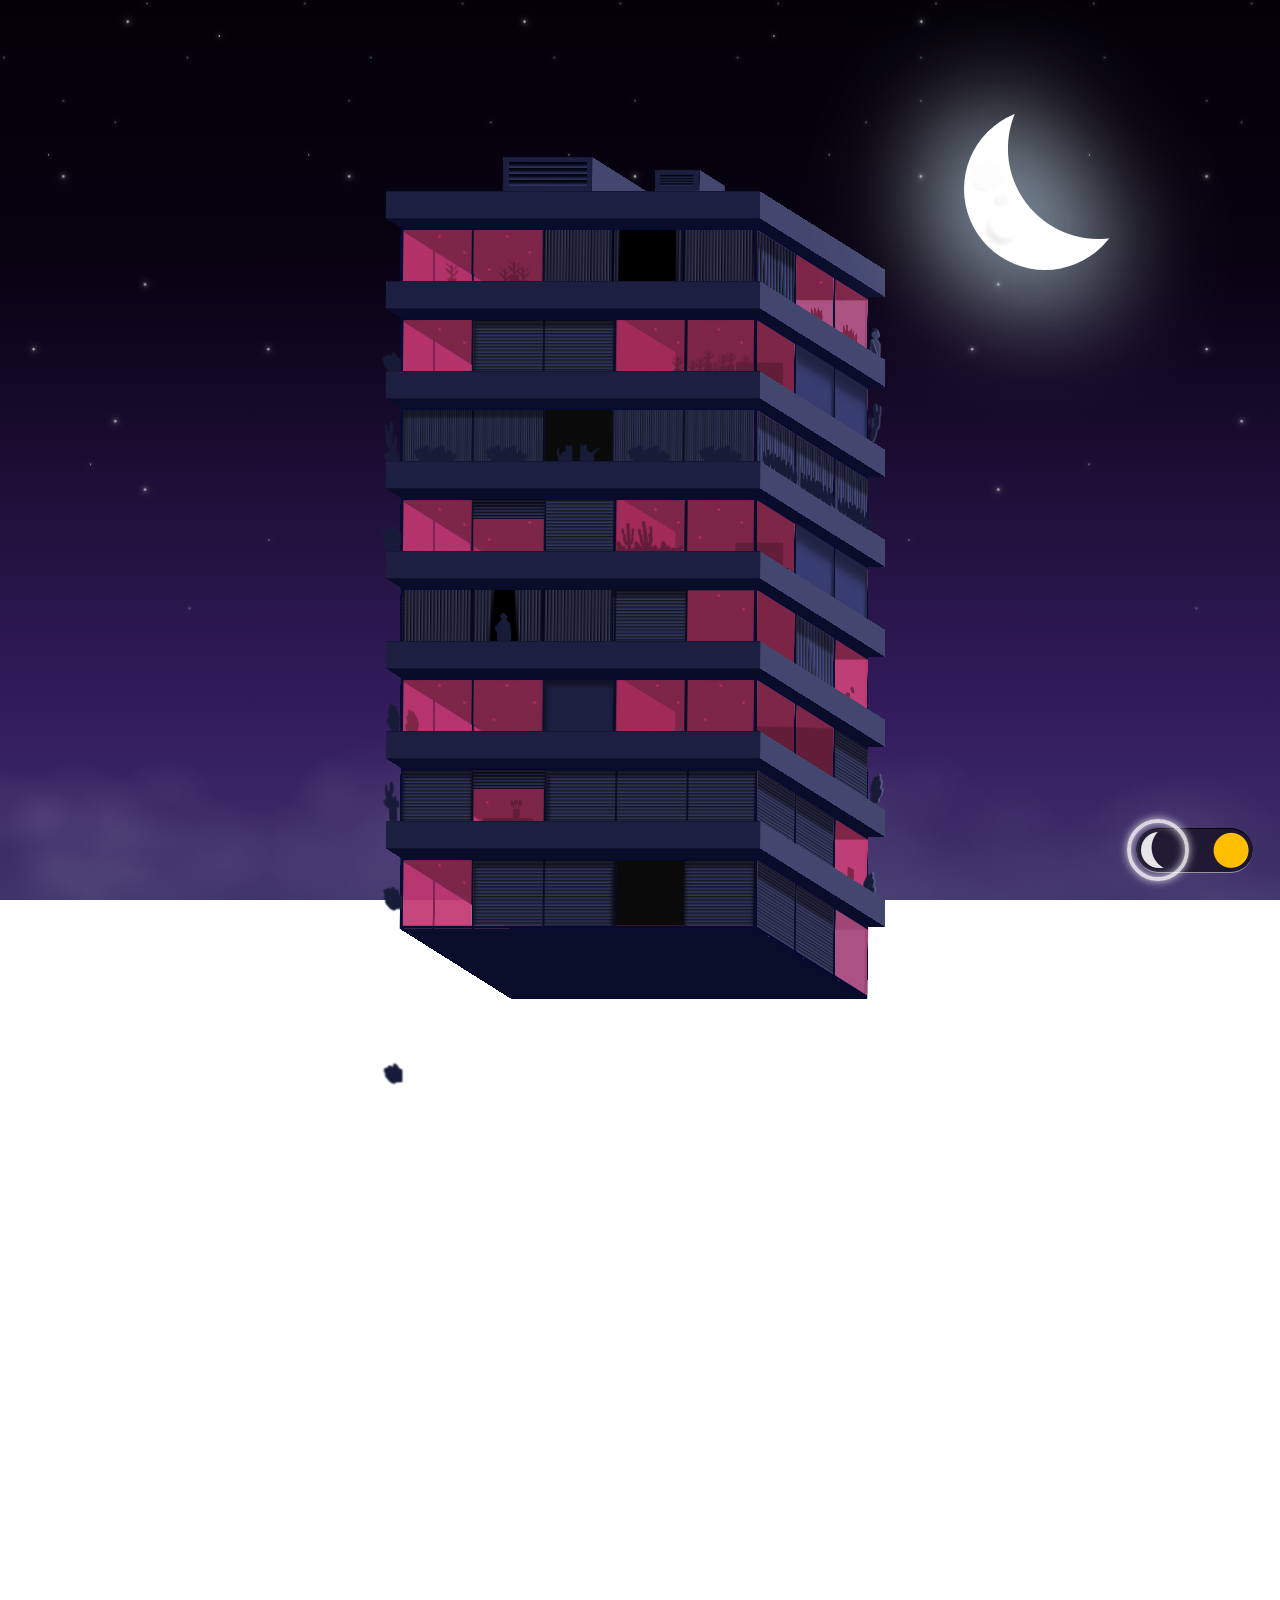
<file: index.html>
<!doctype html>
<html lang="en">
<head>
    <meta charset="UTF-8">
    <meta name="viewport"
          content="width=device-width, user-scalable=no, initial-scale=1.0, maximum-scale=1.0, minimum-scale=1.0">
    <meta http-equiv="X-UA-Compatible" content="ie=edge">
    <title>Document</title>
    <link rel="stylesheet" href="ind.css">
</head>
<body>

<input type="checkbox" id="day-night"><label for="day-night"></label>

<div class="content">

    <div class="moon-sun"></div>

    <div class="cuboid floor one">
        <div class="side"></div>
        <div class="side"></div>
        <div class="side"></div>
        <div class="side"></div>
        <div class="side"></div>
        <div class="side"></div>
    </div>
    <div class="cuboid roof one">
        <div class="side"><i class="cactus"></i></div>
        <div class="side"></div>
        <div class="side"></div>
        <div class="side"></div>
        <div class="side"></div>
        <div class="side"></div>
    </div>
    <div class="cuboid floor two">
        <div class="side"><span><i class="flowers"></i></span></div>
        <div class="side"></div>
        <div class="side"><span></span></div>
        <div class="side"></div>
        <div class="side"></div>
        <div class="side"></div>
    </div>
    <div class="cuboid roof two">
        <div class="side"><i class="bush"></i></div>
        <div class="side"></div>
        <div class="side"><i class="bush"></i></div>
        <div class="side"></div>
        <div class="side"></div>
        <div class="side"></div>
    </div>
    <div class="cuboid floor three">
        <div class="side"></div>
        <div class="side"></div>
        <div class="side"><span></span></div>
        <div class="side"></div>
        <div class="side"></div>
        <div class="side"></div>
    </div>
    <div class="cuboid roof three">
        <div class="side"></div>
        <div class="side"></div>
        <div class="side"></div>
        <div class="side"></div>
        <div class="side"></div>
        <div class="side"></div>
    </div>
    <div class="cuboid floor four">
        <div class="side"><i class="man"></i></div>
        <div class="side"></div>
        <div class="side"><span></span></div>
        <div class="side"></div>
        <div class="side"></div>
        <div class="side"></div>
    </div>
    <div class="cuboid roof four">
        <div class="side"><i class="bush"></i></div>
        <div class="side"></div>
        <div class="side"></div>
        <div class="side"></div>
        <div class="side"></div>
        <div class="side"></div>
    </div>
    <div class="cuboid floor five">
        <div class="side"><i class="cactus2"></i><i class="cactus2"></i><span></span></div>
        <div class="side"></div>
        <div class="side"><span></span></div>
        <div class="side"></div>
        <div class="side"></div>
        <div class="side"></div>
    </div>
    <div class="cuboid roof five">
        <div class="side"><i class="cactus"></i></div>
        <div class="side"></div>
        <div class="side"></div>
        <div class="side"></div>
        <div class="side"></div>
        <div class="side"></div>
    </div>
    <div class="cuboid floor six">
        <div class="side"><span><i class="cat"></i><i class="cat"></i></span></div>
        <div class="side"></div>
        <div class="side"></div>
        <div class="side"></div>
        <div class="side"></div>
        <div class="side"></div>
    </div>
    <div class="cuboid roof six">
        <div class="side"><i class="bush"></i></div>
        <div class="side"></div>
        <div class="side"><i class="cactus"></i></div>
        <div class="side"></div>
        <div class="side"></div>
        <div class="side"></div>
    </div>
    <div class="cuboid floor seven">
        <div class="side"><i class="plant"></i></div>
        <div class="side"></div>
        <div class="side"><span></span></div>
        <div class="side"></div>
        <div class="side"></div>
        <div class="side"></div>
    </div>
    <div class="cuboid roof seven">
        <div class="side"></div>
        <div class="side"></div>
        <div class="side"></div>
        <div class="side"></div>
        <div class="side"></div>
        <div class="side"></div>
    </div>
    <div class="cuboid floor eight">
        <div class="side"><i class="plant"></i><i class="man"></i></div>
        <div class="side"></div>
        <div class="side"><span></span></div>
        <div class="side"></div>
        <div class="side"></div>
        <div class="side"></div>
    </div>
    <div class="cuboid roof eight">
        <div class="side"></div>
        <div class="side"></div>
        <div class="side"></div>
        <div class="side"></div>
        <div class="side"></div>
        <div class="side"></div>
    </div>
    <div class="cuboid air-cooler">
        <div class="side"></div>
        <div class="side"></div>
        <div class="side"></div>
        <div class="side"></div>
        <div class="side"></div>
        <div class="side"></div>
    </div>
    <div class="cuboid air-cooler">
        <div class="side"></div>
        <div class="side"></div>
        <div class="side"></div>
        <div class="side"></div>
        <div class="side"></div>
        <div class="side"></div>
    </div>
    <div class="lights"></div>
    <div class="clouds"></div>

</div>
</body>
</html>
</file>
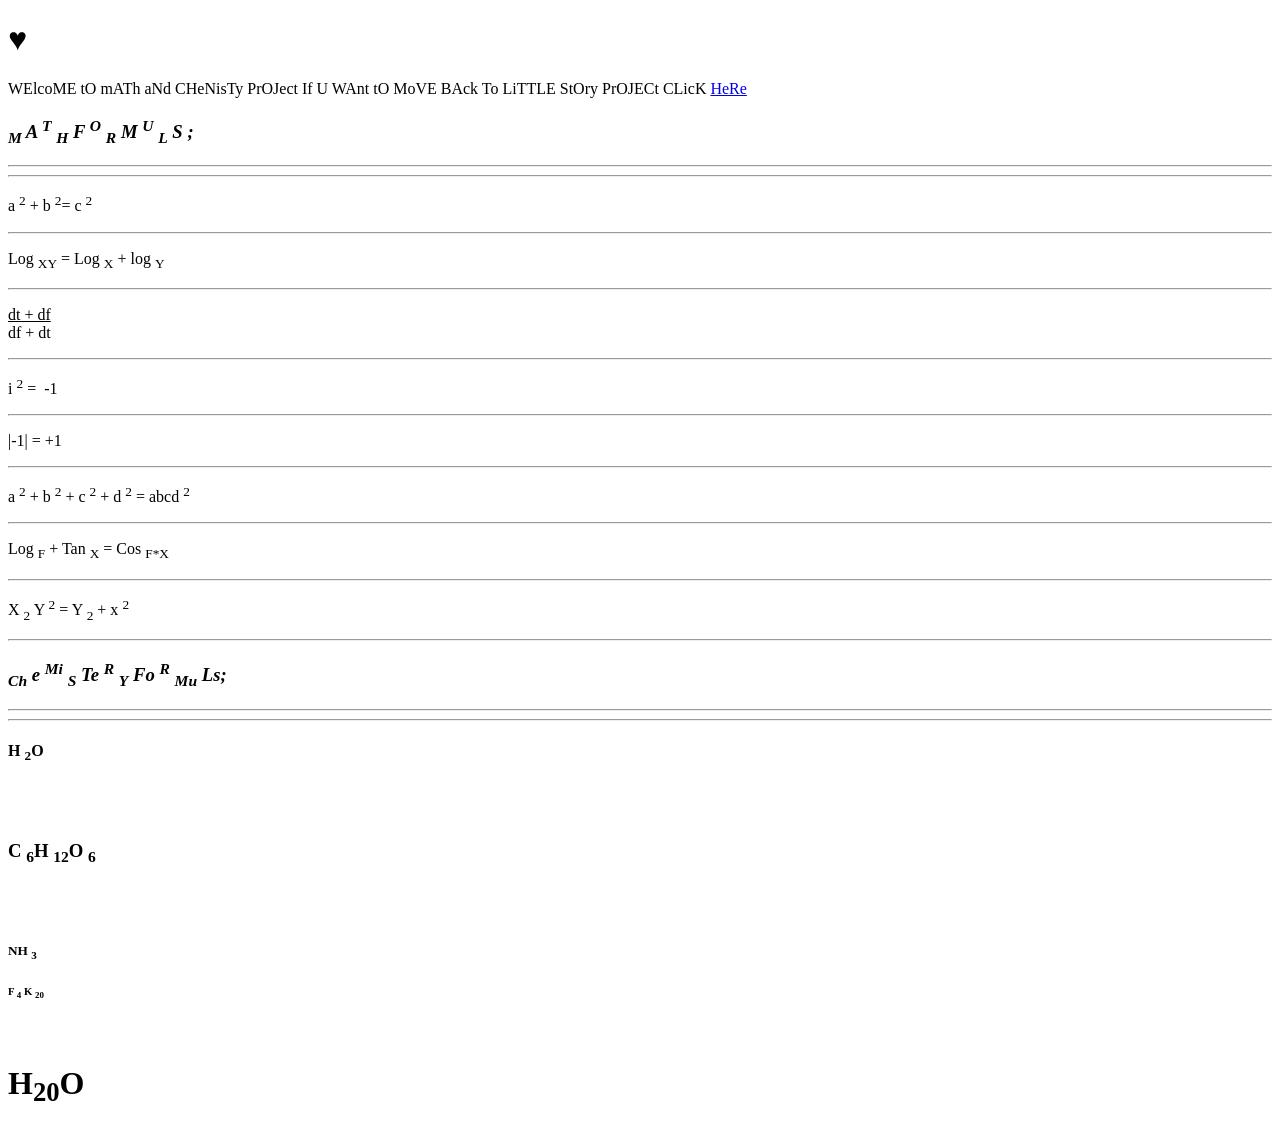
<file: Tamin 1 Math & Chemistry.html>
<!DOCTYPE html>
<html lang="en">
<head>
    <meta charset="UTF-8">
    <title>Math & Chemisty</title>
</head>
<body>
<div><H1>&heartsuit;</H1></div>
<div><p>WElcoME tO mATh aNd CHeNisTy PrOJect If U WAnt tO MoVE BAck To LiTTLE StOry PrOJECt CLicK <a
        href="little story.html">HeRe </a></p></div>
<p>
<h3><b><i> <sub>M</sub> A <sup>T</sup> <sub>H</sub> F <sup>O</sup> <sub>R</sub> M <sup>U</sup> <Sub>L</Sub> S ; </i></b>
</h3></p>
<hr>
<hr>
<p>a <sup>2</sup>&nbsp;+&nbsp;b <sup>2</sup>=&nbsp;c <sup>2</sup></p>
<hr>
<p>Log <sub>XY</sub> = Log <sub>X</sub> + log <sub>Y</sub></p>
<hr>
<p><u>dt + df </u> <br> df + dt</p>
<hr>
<p>i <sup>2</sup>&nbsp;= &nbsp;-1</p>
<hr>
<p>|-1|&nbsp;=&nbsp;+1</p>
<hr>
<p>a <sup>2</sup> + b <sup>2</sup> + c <sup>2</sup> + d <sup>2</sup> = abcd <sup>2 </sup></p>
<hr>
<p>Log <sub>F</sub>&nbsp;+ Tan <sub>X</sub>&nbsp;= Cos <sub>F*X</sub></p>
<hr>
<p>X <sub>2</sub> Y <sup>2</sup>&nbsp;= Y <sub>2</sub> + x <sup>2</sup></p>
<hr>
<p>
<h3><b><i> <sub>Ch</sub> e <sup>Mi</sup> <sub>S</sub> Te <sup>R</sup> <sub>Y</sub> Fo <sup>R</sup> <Sub>Mu</Sub> Ls;
</i></b></h3></p>
<hr>
<hr>
<h4>H <sub>2</sub>O </h4>
<br><br>
<h3>C <sub>6</sub>H <sub>12</sub>O <sub>6</sub></h3>
<br><br>
<h5>NH <sub>3</sub></h5>
<h6>F <sub>4</sub> K <sub>20</sub></h6>
<br>
<p>
<h1>H<sub>20</sub>O</h1></p>

</body>
</html>
</file>
<file: ind.css>
/*** Pending to add some details on windows ***/

@property --glass {
    syntax: '<angle>';
    inherits: false;
    initial-value: 337deg;
}

* {
    transform-style: preserve-3d;
    box-sizing: border-box;
}

body {
    margin: 0;
    padding: 0;
    width: 100vw;
    height: 100vh;
    overflow: hidden;
    display: flex;
    align-items: flex-end;
    justify-content: center;
    --cbz: cubic-bezier(0.68, -0.55, 0.27, 1.55);
}

.content {
    --frame: #070b32;
    --bush: #181b38;
    --dot1: radial-gradient(circle at 50% 50%, var(--bush) 0 0.25vmin, #fff0 calc(0.25vmin + 1px) 100%);
    --dot2: radial-gradient(circle at 50% 50%, var(--bush) 0 0.5vmin, #fff0 calc(0.5vmin + 1px) 100%);
    --dot3: radial-gradient(circle at 50% 50%, var(--bush) 0 1.15vmin, #fff0 calc(1.15vmin + 1px) 100%);
    --glass: 337deg;
    --luz1: hsl(var(--glass) 60% 50% / 60%);
    --luz2: hsl(var(--glass) 54% 32%);
    --luz3: hsl(var(--glass) 54% 25%);
    transition: --glass 3s;
    width: 80vmin;
    height: 100vh;
    display: flex;
    align-items: flex-end;
    justify-content: center;
    animation: start-glass 3s var(--cbz) 0s 1;
}

@keyframes start-glass {
    0% { --glass: 200deg; }
    100% { --glass: 337deg; }
}

.content:before {
    content: "";
    position: absolute;
    width: 100vw;
    height: 100%;
    background: linear-gradient(180deg, #000, #080212, #341c5e, #50587e, #0079d9, #39a7ff,  #70c6ed 100%);
    background-repeat: no-repeat;
    background-size:  100% 300%;
    background-position: 0% 10%;
    transform: translateZ(-100vmin);
    transition: all 3s var(--cbz) 0s;
    animation: start-bg 3s var(--cbz) 0s 1;
}

.content:after {
    content: "";
    position: absolute;
    width: 100vw;
    height: 200%;
    --s1: radial-gradient(0.1vmin 0.1vmin at 50% 50%, #ffffff, #fff0);
    --s2: radial-gradient(0.2vmin 0.2vmin at 50% 50%, #ffffff, #fff0);
    background-image: var(--s1),var(--s1), var(--s1),var(--s2), var(--s2),var(--s1), var(--s2),var(--s1), var(--s2),var(--s1), var(--s2),var(--s1), var(--s2),var(--s1), var(--s1),var(--s2), var(--s2),var(--s1), var(--s1),var(--s2), var(--s1),var(--s1);
    background-repeat: repeat-x;
    background-size: 26% 25%, 43.33% 33.33%, 50% 80%, 20% 20%, 33.33% 75.33%, 26% 73%, 39.33% 22%, 33.33% 26%, 31% 32%, 14.33% 35.33%, 18.33% 62.33%, 39.33% 86.33%, 29.33% 69%, 12.33% 30.33%, 29.33% 41.33%, 22.33% 46.33%, 35.33% 27.33%, 22.33% 39.33%, 20.33% 44.33%, 33.33% 56.33%;
    filter: drop-shadow(0px 0px 2px #fff) drop-shadow(0px 0px 5px #fff);
    background-position: -8% -10%;
    transform: translateZ(-100vmin);
    transition: all 3s var(--cbz) 0s;
    top: -16vmin;
    animation: start-stars 3s var(--cbz) 0s 1;
}


input#day-night:checked ~ .content:before {
    background-position: 0% 90%;
    transition: all 3s var(--cbz) 0s;
}

input#day-night:checked ~ .content:after {
    top: -100%;
    transition: all 3s var(--cbz) 0s;
}

@keyframes start-stars {
    0% { top: -100%; }
    100% { top: 0%; }
}

@keyframes start-bg {
    0% { background-position: 0% 90%; }
    100% { background-position: 0% 10%; }
}


.moon-sun {
    position: absolute;
    width: 18vmin;
    height: 18vmin;
    bottom: 70vmin;
    margin-left: 90vmin;
    border-radius: 100%;
    background-repeat: no-repeat;
    animation: change-sm 3s var(--cbz) 0s 1;
    animation-fill-mode: forwards;
    background: radial-gradient(circle at 45% 55%, #fff -13%, yellow 35%, orange 90%, #fff0 90%);
    box-shadow: 0 0 6em 3em #ff9800, 0 0 8em 0 #ff9800 inset, 0 0 20px 5px #fdfdfd;
    --moon:
            radial-gradient( circle at 26% 71%, #ffffff 8%, #fff0 12% ),
            radial-gradient( circle at 23% 75%, #ccc 0% 1%, #fff0 10% ),
            radial-gradient( circle at 14% 42%, #fdfdfd 7%, #fff0 11% ),
            radial-gradient( circle at 12% 45%, #ccc 0%, #fff0 7% ),
            radial-gradient( circle at 23% 57%, #f9f9f9 2%, #fff0 6% ),
            radial-gradient( circle at 22% 58%, #ccc -2%, #fff0 4% ),
            radial-gradient(circle at 83% 25%, #fff0 10vmin, #fff calc(10vmin + 1px));
    filter: drop-shadow(0px 1px 6vmin #6493a9) drop-shadow(0px 1px 6vmin #fdfdfd);
}

input#day-night:checked ~ .content .moon-sun {
    animation: change-ms 3s var(--cbz) 0s 1 reverse;
    animation-fill-mode: forwards;
}


@keyframes change-sm {
    0% { bottom: 70vmin; }
    45%, 55% { bottom: -35vmin; }
    49% { background: #ffeb3b; filter: drop-shadow(0px 1px 6vmin #ff9800) drop-shadow(0px 1px 6vmin #fdfdfd); }
    50% {  background: var(--moon); }
    100% { bottom: 70vmin;  background: var(--moon);filter: drop-shadow(0px 1px 6vmin #6493a9) drop-shadow(0px 1px 6vmin #fdfdfd); box-shadow: none; }
}

@keyframes change-ms {
    0% { bottom: 70vmin; }
    45%, 55% { bottom: -35vmin; }
    49% { background: #ffeb3b; filter: drop-shadow(0px 1px 6vmin #ff9800) drop-shadow(0px 1px 6vmin #fdfdfd); }
    50% {  background: var(--moon); }
    100% { bottom: 70vmin;  background: var(--moon);filter: drop-shadow(0px 1px 6vmin #6493a9) drop-shadow(0px 1px 6vmin #fdfdfd); box-shadow: none; }
}




/*** CUBOID ***/

.cuboid {
    --width: 20;
    --depth: 20;
    --height: 20;
    --hue: 235;
    --sat: 25%;
    height: calc(var(--height) * 1vmin);
    width: calc(var(--width) * 1vmin);
    position: absolute;
    transform: rotateY(-8deg) rotateX(5deg) translateZ(-24vmin);
}

.cuboid .side {
    position: absolute;
    top: 50%;
    left: 50%;
    height: 100%;
    width: 100%;
    border-radius: 1px;
}


.cuboid .side:nth-of-type(1) {
    --sat: 40%;
    transform: translate3d(-50%, -50%, calc(var(--depth) * 0.5vmin));
    background: hsl(var(--hue), var(--sat), 18%);
}
.cuboid .side:nth-of-type(2) {
    transform: translate3d(-50%, -50%, calc(var(--depth) * -0.5vmin))
    rotateY(180deg);
    background: hsl(var(--hue), var(--sat), 35%);
}
.cuboid .side:nth-of-type(3) {
    width: calc(var(--depth) * 1vmin);
    transform: translate(-50%, -50%) rotateY(90deg)
    translate3d(0, 0, calc(var(--width) * 0.5vmin));
    background: hsl(var(--hue), var(--sat), 35%);
}
.cuboid .side:nth-of-type(4) {
    width: calc(var(--depth) * 1vmin);
    transform: translate(-50%, -50%) rotateY(-90deg)
    translate3d(0, 0, calc(var(--width) * 0.5vmin));
    background: hsl(var(--hue), var(--sat), 40%);
}
.cuboid .side:nth-of-type(5) {
    --sat: 60%;
    height: calc(var(--depth) * 1vmin);
    transform: translate(-50%, -50%) rotateX(90deg)
    translate3d(0, 0, calc(var(--height) * 0.5vmin));
    background: hsl(var(--hue), var(--sat), 10%);
}
.cuboid .side:nth-of-type(6) {
    --sat: 60%;
    height: calc(var(--depth) * 1vmin);
    transform: translate(-50%, -50%) rotateX(-90deg)
    translate3d(0, 0, calc(var(--height) * 0.5vmin));
    background: hsl(var(--hue), var(--sat), 10%);
}




/*** FLOOR ***/

.floor {
    --width: 40;
    --depth: 89;
    --height: 8;
    bottom: -5vmin;
    left: 16vmin;
    --lines-front: repeating-linear-gradient(90deg, var(--luz1) 0% calc(100% - 0.275vmin), var(--frame) calc(100% - 0.275vmin) 100%);
    --lines-side: repeating-linear-gradient(90deg, var(--luz1) 0% calc(100% - 1.5vmin), var(--frame) calc(100% - 1.5vmin) 100%);
}

.floor .side { border: 3px solid var(--frame); }

.floor.two { bottom: 5vmin; }
.floor.three { bottom: 15vmin; }
.floor.four { bottom: 25vmin; }
.floor.five { bottom: 35vmin; }
.floor.six { bottom: 45vmin; }
.floor.seven { bottom: 55vmin; }
.floor.eight { bottom: 65vmin; }

.floor .side:nth-of-type(1) {
    background:
            conic-gradient(from 116deg at 0 0, var(--luz2) 0 25%, #fff0 0 100%),
            linear-gradient(31deg, #fff0 60%, var(--luz2) 61%),
            linear-gradient(31deg, #fff0 20%, var(--luz2) 21%),
            linear-gradient(31deg, var(--luz1) 65%, var(--luz2) 21%),
            linear-gradient(90deg, var(--luz1) 19.5%, #fff0 19.5% 20%, var(--luz1) 20.5% 39.5%, #fff0 40% 61%, var(--luz3) 61% 80.25%, #fff0 80% 81%, var(--luz2) 81% 100%);
    background-size: 2.5% 51%, 19.5% 100%, 19.5% 100%, 19.5% 100%, 100% 100%;
    background-repeat: no-repeat;
    background-position: 79.75% 100%, 0 0, 25% 0, 75.4% 0, 0 0;
}

.floor .side:nth-of-type(3) {
    background: var(--lines-side), hsl(var(--hue) var(--sat) 75% / 0.5);
    background-size: 35.45% 100%;
}

.floor .side:nth-of-type(4) {
    background: var(--lines-side), hsl(var(--hue) var(--sat) 40% / 0.5);
    background-size: 35.45% 100%;
}




/*** ROOF ***/

.roof {
    --height: 3;
    --width: 42;
    --depth: 100;
    bottom: 3vmin;
    left: 16vmin;
    transform: rotateY(-8deg) rotateX(5deg)  translateZ(-18vmin);
}

.roof.two { bottom: 13vmin; }
.roof.three { bottom: 23vmin; }
.roof.four { bottom: 33vmin; }
.roof.five { bottom: 43vmin; }
.roof.six { bottom: 53vmin; }
.roof.seven { bottom: 63vmin; }
.roof.eight { bottom: 73vmin; }




/*** AIR COOLER ***/

.air-cooler {
    --height: 3.9;
    --width: 10;
    --depth: 52;
    bottom: 78.5vmin;
    left: 25vmin;
}

.air-cooler + .air-cooler {
    --height: 2.4;
    --width: 5;
    --depth: 20;
    bottom: 78.5vmin;
    left: 42vmin;
    transform: rotateY(-8deg) rotateX(5deg) translateZ(-7vmin);
}

.air-cooler .side:nth-of-type(1) {
    border: 1px solid #0002;
}

.air-cooler .side:nth-of-type(1):before {
    content: "";
    width: calc(100% - 1vmin);
    height: calc(100% - 1vmin);
    position: absolute;
    background: repeating-linear-gradient(180deg, #000, #0a0d29 , #434770cc);
    margin: 0.5vmin;
    background-size: 100% 25%;
}




/*** WINDOWS ***/

span {
    background: linear-gradient(32deg, #fff0 17%, var(--luz2) 19%), var(--luz1);
    position: absolute;
    width: 20%;
    height: 100%;
    left: 20%;
}


/* F 2 */
.floor.two .side span:before ,
.floor.five .side span:before {
    content: "";
    position: absolute;
    width: calc(100% + 2px);
    height: 30%;
    top: -1px;
    left: -1px;
    background: repeating-linear-gradient(180deg, black, #383e70);
    background-size: 100% 0.35vmin;
    box-shadow: 0.01vmin 0.75vmin 0.15vmin 0.125vmin #0005 inset;
}




/*** BLINDS ***/

.floor .side:nth-of-type(1):before, .floor .side:nth-of-type(1):after,
.floor .side:nth-of-type(3):before, .floor .side:nth-of-type(3):after {
    position: absolute;
    content: "";
    width: 40%;
    height: 100%;
    left: 20%;
    background: repeating-linear-gradient(180deg, #101010, transparent), repeating-linear-gradient(90deg, #383e70 0 calc(100% - 0.25vmin), var(--frame) calc(100% - 0.25vmin) 100%);
    background-size: 100% 0.365vmin, 8vmin 100%;
}

.floor .side:nth-of-type(1):after {
    width: 20%;
    left: 80.25%;

}


/* F 1 */
.floor.one .side:nth-of-type(1):before,
.floor.one .side:nth-of-type(1):after {
    box-shadow: 0vmin 0.65vmin 0.25vmin 0.25vmin #0006 inset;
}
.floor.one .side:nth-of-type(1):after {
    box-shadow: 0vmin 0.65vmin 0.25vmin 0.25vmin #0006 inset, -7.75vmin 0 0 0 #0a0a0a;
}



/* F 2 */
.floor.two .side:nth-of-type(1):before {
    width: 59.5%;
    left: 40.75%;
    box-shadow: 0.2vmin 0.5vmin 0.25vmin 0.25vmin #0006 inset;
}
.floor.two .side:nth-of-type(1):after {
    width: 20%;
    left: -1px;
    box-shadow: none;
    box-shadow: 0vmin 0.65vmin 0.25vmin 0.25vmin #0006 inset;
    background-color: #3d4176;
}



/* F 3 */
.floor.three .side:nth-of-type(1):after {
    background: #1c1f3e;
    left: 40.25%;
    width: 19.75%;
    box-shadow: 0.2vmin 0.525vmin 0.5vmin 0.125vmin #0006 inset;
}

.floor.three .side:nth-of-type(1):before {
    display: none;
}


/* F 4 */
.floor.four .side:nth-of-type(1):before,
.floor.eight .side:nth-of-type(1):before {
    position: absolute;
    content: "";
    width: 60%;
    height: 100%;
    left: 40%;
    --luz1: #434770;
    --lines-front: repeating-linear-gradient(90deg, var(--luz1) 0% calc(100% - 0.275vmin), var(--frame) calc(100% - 0.275vmin) 100%);
    background: repeating-linear-gradient(90deg, black, transparent), linear-gradient(91deg, #fff0 35%, #000 calc(36% + 1px) 52%, #fff0 52%), linear-gradient(-91deg, #fff0 36%, #000 calc(37% + 1px) 55%, #fff0 55%), var(--lines-front), repeating-linear-gradient(90deg, #364e69, #141f59);
    background-size: 0.35vmin 100%, 100% 100%, 100% 100%, 33.6% 100%, 4% 100%;
    z-index: 1;
}

.floor.four .side:nth-child(1):after {
    box-shadow: 0.05vmin 0.7vmin 0.25vmin 0.125vmin #0006 inset, 7.5vmin -7.3vmin 0 0 #0a0d29;
    left: -1px;
    width: 81%;
}

.floor.four .side:nth-of-type(1):before {
    background: repeating-linear-gradient(90deg, black, transparent), linear-gradient(94deg, #fff0 41%, #000 calc(42% + 1px) 52%, #fff0 52%), linear-gradient(-95deg, #fff0 45%, #000 calc(46% + 1px) 55%, #fff0 55%), var(--lines-front), repeating-linear-gradient(90deg, #364e69, #141f59);
    background-size: 0.375vmin 100%, 100% 100%, 100% 100%, 33.6% 100%, 4% 100%;
    left: 0;
}

.roof.four .side:nth-child(1):before {
    content: "";
    position: absolute;
    width: 25%;
    height: 3vmin;
    top: -3vmin;
    left: 25vmin;
    background: radial-gradient(circle at 13% 98%, var(--luz3) 0.5vmin, #fff0 calc(0.5vmin + 1px)), radial-gradient(circle at 11% 79%, var(--luz3) 0.25vmin, #fff0 calc(0.25vmin + 1px)), radial-gradient(circle at 16% 84%, var(--luz3) 0.125vmin, #fff0 calc(0.125vmin + 1px)), radial-gradient(circle at 21% 95%, var(--luz3) 0.25vmin, #fff0 calc(0.25vmin + 1px)), radial-gradient(circle at 25% 98%, var(--luz3) 0.25vmin, #fff0 calc(0.25vmin + 1px)), radial-gradient(circle at 28% 91%, var(--luz3) 0.175vmin, #fff0 calc(0.175vmin + 1px)), radial-gradient(circle at 30% 84%, var(--luz3) 0.175vmin, #fff0 calc(0.175vmin + 1px)), radial-gradient(circle at 10% 70%, var(--luz3) 0.175vmin, #fff0 calc(0.175vmin + 1px));
    background-repeat: no-repeat;
    filter: drop-shadow(2vmin 0vmin 0px var(--luz3)) drop-shadow(3vmin 0vmin 0px var(--luz3));
}


/* F 5 */
.floor.five .side:nth-of-type(1):before {
    width: 19.25%;
    left: 40.75%;
}

.floor.five .side:nth-child(1) span:after {
    content: "";
    position: absolute;
    width: 2vmin;
    height: 2vmin;
    top: 4.85vmin;
    left: 29.7vmin;
    background: var(--luz3);
    background-size: 100% 0.35vmin;
    box-shadow: -2px -20.1vmin 0 0 var(--luz3);
    color: #601d44;
    z-index: 3;
    transform: translateZ(1.8vmin);
}

.floor.five .side:nth-of-type(1):after {
    display: none;
}

.roof.five .side:nth-child(-n+4):before {
    content: "";
    position: absolute;
    width: 100%;
    height: 3vmin;
    top: -3vmin;
    background: var(--dot3), var(--dot2), var(--dot1), var(--dot1), var(--dot1), var(--dot1), var(--dot1), var(--dot1);
    background-position: -16.2vmin 1.825vmin, -16.7vmin 0.5vmin, -15.72vmin 0.65vmin, -17.57vmin 0.5vmin, -17.2vmin 0.25vmin, -16.5vmin 0.1vmin , -17.4vmin 0.95vmin, -15.175vmin 0.95vmin;
    background-repeat: no-repeat;
    filter: drop-shadow(16px 0px 0px var(--bush)) drop-shadow(24vmin 0px 0px var(--bush)) drop-shadow(8vmin 0px 0px var(--bush));
}


/* F 6 */
.floor.six .side:nth-of-type(1):before {
    left: -0.1vmin;
    box-shadow: 0.025vmin 0.7vmin 0.25vmin 0.125vmin #0006 inset;
    width: 40.25%;
    background: repeating-linear-gradient(90deg, #101010, transparent), repeating-linear-gradient(90deg, #383e70 0 calc(100% - 0.25vmin), var(--frame) calc(100% - 0.25vmin) 100%);
    background-size: 0.25vmin 100%, 8vmin 100%;
}

.floor.six .side:nth-of-type(1):after {
    left: 60%;
    width: 40%;
    background: repeating-linear-gradient(90deg, #101010, transparent), repeating-linear-gradient(90deg, #383e70 0 calc(100% - 0.25vmin), var(--frame) calc(100% - 0.25vmin) 100%);
    background-size: 0.25vmin 100%, 8vmin 100%;
}

.floor.six .side span {
    left: 40.5%;
    width: 19%;
    background: #0a0a0a;
}


/* F 7 */
.floor.seven .side:nth-of-type(1):after {
    display: none;
}

.floor.seven .side:nth-of-type(1):before {
    box-shadow: 0.15vmin 0.65vmin 0.25vmin 0.125vmin #0006 inset;
}


/* F 8 */
.floor.eight .side:nth-of-type(1):after {
    width: 60%;
    left: 40%;
    box-shadow: 0.025vmin 0.65vmin 0.5vmin 0.25vmin #0006 inset;
    background: repeating-linear-gradient(180deg, black, transparent);
    background-size: 100% 4%;
}






/***  RIGHT SIDE  ***/

.floor .side:nth-of-type(3):before,
.floor .side:nth-of-type(3):after{
    width: 33.95%;
    box-shadow: 0.025vmin 1.75vmin 0.4vmin 0.125vmin #0006 inset;
    background-size: 100% 0.365vmin, 33vmin 100%;
    filter: brightness(1.25);
}

/* F 1 */
.floor.one .side:nth-of-type(3):before,
.floor.two .side:nth-of-type(3):before {
    left: 0;
}
.floor.one .side:nth-of-type(3):after,
.floor.two .side:nth-of-type(3):after {
    left: 35.25%;
}


/* F 2 */
.floor.two .side:nth-of-type(3) span,
.floor.four .side:nth-of-type(3) span {
    left: 71%;
    width: 29%;
    background: linear-gradient(-5deg, #fff0 76%, var(--luz2) calc(76% + 1px)), var(--luz1);
}
.floor.two .side:nth-of-type(3) span:before {
    width: 5vmin;
    bottom: 0.8vmin;
    top: inherit;
    background: var(--luz2);
    box-shadow: none;
    left: 10vmin;
}


/* F 3 */
.floor.three .side:nth-of-type(3):before, .floor.three .side:nth-of-type(3):after {
    left: 70.75%;
    width: 29.25%;
}

.floor.three .side:nth-of-type(3) span {
    width: 69.5%;
    left: 0;
    background: #fff0;
}

.floor.three .side:nth-of-type(3) span:before,
.floor.three .side:nth-of-type(3) span:after {
    content: "";
    position: absolute;
    width: 48.5%;
    height: 100%;
    left: 0;
    background: linear-gradient(175.25deg, var(--luz2) 51.5%, var(--luz3) calc(51.5% + 1px)), var(--luz1);
}

.floor.three .side:nth-of-type(3) span:after {
    left: 51%;
    background: linear-gradient(175.25deg, var(--luz2) 25%, var(--luz3) calc(25% + 1px)), var(--luz1);
}



/* F 4 */
.floor.four .side:nth-of-type(3):before, .floor.four .side:nth-of-type(3):after {
    left: 35.25%;
    background: repeating-linear-gradient(90deg, #1d1e26, transparent), repeating-linear-gradient(90deg, #383e70 0 calc(100% - 0.25vmin), var(--frame) calc(100% - 0.25vmin) 100%);
    background-size: 2.5vmin 100%, 33vmin 100%;
}

.floor.four .side:nth-of-type(3):after {
    left: 0%;
    background: var(--luz3);
    box-shadow: none;
}

.floor.four .side:nth-of-type(3) span:before {
    content: "";
    position: absolute;
    width: 2vmin;
    bottom: -0.85vmin;
    border: 2.25vmin solid #fff0;
    border-left: 5.5vmin solid var(--luz2);
    border-top: 0.5vmin solid #fff0;
    left: 6.5vmin;
    height: 1vmin;
    border-radius: 100%;
    transform: rotate(-9deg);
    filter: drop-shadow(0px 2px 0px var(--luz2));
}

.floor.four .side:nth-of-type(3) span:after {
    content: "";
    position: absolute;
    width: 3.5vmin;
    bottom: 2.55vmin;
    background: var(--luz2);
    left: 12.02vmin;
    height: 0.65vmin;
    border-radius: 100%;
}



/* F 5 */
.floor.five .side:nth-of-type(3):before,
.floor.seven .side:nth-of-type(3):before {
    left: 35.25%;
    width: 34.25%;
    top: -1px;
    background: #2c315a;
    box-shadow: -1.975vmin 1.75vmin 1.5vmin 0.125vmin #0005 inset, 0.025vmin 1.75vmin 0.4vmin 0.125vmin #0002 inset;
}

.floor.five .side:nth-of-type(3):after,
.floor.seven .side:nth-of-type(3):after {
    left: 70.75%;
    width: 29.25%;
    top: -1px;
    background: #2c315a;
    box-shadow: -1.975vmin 1.75vmin 1.5vmin 0.125vmin #0005 inset, 0.025vmin 1.75vmin 0.4vmin 0.125vmin #0002 inset;
}

.roof.five .side:nth-child(3):before {
    filter: drop-shadow(3vmin 0px 0px var(--bush)) drop-shadow(6vmin 0px 0px var(--bush))  drop-shadow(10vmin 0px 0px var(--bush)) drop-shadow(-30vmin 0px 0px var(--bush))  drop-shadow(30vmin 1px 0px var(--bush)) drop-shadow(25px -2px 0px var(--bush)) drop-shadow(25px 0px 0px var(--bush));
}

.floor.five .side:nth-of-type(3) span,
.floor.seven .side:nth-of-type(3) span {
    left: 0%;
    width: 33.5%;
    background: conic-gradient(from 180deg at 70% 40%, var(--luz3) 0 23.65%,  var(--luz2) 0 100% );
}

.floor.five .side:nth-of-type(3) span:before {
    display: none;
    left: 0%;
    bottom: 2vmin;
    top: inherit;
    width: 66%;
    background: var(--luz3);
    box-shadow: none;
}



/* F 6 */
.floor.six .side:nth-of-type(3):before,
.floor.six .side:nth-of-type(3):after  {
    left: 0;
    background: repeating-linear-gradient(90deg, #1d1e26, transparent), repeating-linear-gradient(90deg, #383e70 0 calc(100% - 0.25vmin), var(--frame) calc(100% - 0.25vmin) 100%);
    background-size: 1.85vmin 100%, 33vmin 100%;
}

.floor.six .side:nth-of-type(3):after {
    left: 35.25%;
}



/* F 8 */
.floor.eight .side:nth-of-type(3):before {
    left: 0;
    background: repeating-linear-gradient(90deg, #101010, transparent), repeating-linear-gradient(90deg, #383e70 0 calc(100% - 0.25vmin), var(--frame) calc(100% - 0.25vmin) 100%);
    background-size: 2.55vmin 100%, 33vmin 100%;
}

.floor.eight .side:nth-of-type(3):after {
    left: 64vmin;
    bottom: -19.85vmin;
    width: 29.65%;
    background: repeating-linear-gradient(90deg, #1d1e26, transparent), repeating-linear-gradient(90deg, #383e70 0 calc(100% - 0.25vmin), var(--frame) calc(100% - 0.25vmin) 100%);
    background-size: 1.85vmin 100%, 33vmin 100%;
}

.floor.eight .side:nth-of-type(3) span {
    width: 66%;
    left: 36%;
    background: linear-gradient(32deg, #fff0 17%, var(--luz2) 19%), var(--luz1);
    background: #fff0;
    background: radial-gradient(ellipse at 30% 72%, var(--luz2) 2.5vmin, #fff0 3.5vmin), radial-gradient(circle at 30% 72%, var(--luz2) 1vmin, #fff0 1vmin), radial-gradient(circle at 34% 73%, var(--luz2) 1vmin, #fff0 1vmin), radial-gradient(circle at 32% 75%, var(--luz2) 1vmin, #fff0 1vmin), radial-gradient(circle at 25% 75%, var(--luz2) 1vmin, #fff0 1vmin), radial-gradient(circle at 21% 80%, var(--luz2) 1vmin, #fff0 1vmin), radial-gradient(ellipse at 73% 72%, var(--luz2) 3.5vmin, #fff0 4.5vmin), radial-gradient(circle at 69% 70%, var(--luz2) 1vmin, #fff0 1vmin), radial-gradient(circle at 75% 73%, var(--luz2) 1vmin, #fff0 1vmin), radial-gradient(circle at 65% 75%, var(--luz2) 1vmin, #fff0 1vmin), radial-gradient(circle at 82% 75%, var(--luz2) 1vmin, #fff0 1vmin), radial-gradient(circle at 78% 74%, var(--luz2) 1vmin, #fff0 1vmin);
    background-repeat: no-repeat;
}

.floor.eight .side:nth-of-type(3) span:before, .floor.eight .side:nth-of-type(3) span:after {
    content: "";
    position: absolute;
    width: 50.75%;
    height: 100%;
    left: -5px;
    background: linear-gradient(-5deg, #fff0 48.5%, var(--luz2) calc(48.5% + 1px));
}

.floor.eight .side:nth-of-type(3) span:after {
    content: "";
    position: absolute;
    width: 43%;
    height: 100%;
    left: 53%;
    background: linear-gradient(-5deg, #fff0 75%, var(--luz2) calc(75% + 1px));
}




/*** MAN ***/
i.man {
    background: radial-gradient(circle at 50% 0.4vmin, var(--bush) 0 0.35vmin, #fff0 calc(0.35vmin + 1px) 100%),radial-gradient(circle at 50% 0.35vmin, #0c0d1c 0 0.35vmin, #fff0 calc(0.35vmin + 1px) 100%), conic-gradient(from 137deg at 50% 0.51vmin, var(--bush) 0 25%, #fff0 0 100%);
    width: 1.5vmin;
    height: 3.5vmin;
    position: absolute;
    bottom: 1.25vmin;
    left: 10.5vmin;
    z-index: 1;
    transform: rotate(-1deg);
    border-radius: 1vmin 100% 0 0;
}

i.man:before {
    content: "";
    background: var(--bush);
    width: 1vmin;
    height: 1vmin;
    border-radius: 0.3vmin;
    position: absolute;
    bottom: 1.25vmin;
    left: -0.25vmin;
    transform: rotate(55deg);
}

i.man:after {
    content: "";
}

.eight .side i.man {
    left: 39.75vmin;
    bottom: 0vmin;
    --bush: #363a5c;
    transform: translateZ(-90vmin);
    filter: drop-shadow(1.2px 0px 0px #7d83bfcc);
    color: #7d83bfcc;
    background: radial-gradient(circle at 55% 0.9vmin, var(--bush) 0 0.35vmin, #fff0 calc(0.375vmin + 1px) 100%),radial-gradient(circle at 35% 0.8vmin, #0a0d29 0 0.5vmin, #fff0 calc(0.5vmin + 1px) 100%), conic-gradient(from 145deg at 50% 1.2vmin, var(--bush) 0 25%, #fff0 0 100%);
    height: 4.5vmin;
    width: 1.125vmin;
}

.eight .side i.man:before {
    transform: rotate(-19deg);
    border-right: 1px solid #ffffffab;
    left: 0.125vmin;
    width: 0.45vmin;
    height: 1.85vmin;
    background: var(--frame);
    opacity: 0.5;
    bottom: 1.125vmin;
}



/*** CAT ***/
i.cat {
    background: radial-gradient(circle at 50% 26%, var(--bush) 0 0.35vmin, #fff0 calc(0.35vmin + 1px) 100%), conic-gradient(from 125deg at 100% 0, var(--bush) 0 25%, #fff0 0 100%), conic-gradient(from 136deg at 0 0, var(--bush) 0 25%, #fff0 0 100%);
    width: 0.75vmin;
    height: 2.5vmin;
    position: absolute;
    bottom: 1.25vmin;
    left: 2.3vmin;
    transform: scale(0.85);
}

i.cat:before {
    content: "";
    background: var(--bush);
    width: 1.8vmin;
    height: 1.95vmin;
    border-radius: 100% 39% 0 0;
    position: absolute;
    bottom: -0.35vmin;
    left: -1vmin;
}

i.cat:after {
    content: "";
    background: #fff0;
    width: 1.65vmin;
    height: 1.75vmin;
    border-radius: 100%;
    border-left: 0.35vmin solid var(--bush);
    border-bottom: 0.35vmin solid #fff0;
    border-top: 0.15vmin solid #fff0;
    position: absolute;
    bottom: 0.15vmin;
    left: -1.25vmin;
    transform: rotate(-20deg);
}

i.cat + i.cat {
    transform: rotateY(180deg) scale(0.9);
    left: 4vmin;
}

i.cat + i.cat:after {
    transform: rotate(-27deg) rotateY(180deg);
    left: -2.6vmin;
    bottom: -0.2vmin;
}





/*** FLOWERS ***/
i.flowers {
    background: var(--luz3);
    width: 70%;
    height: 1vmin;
    position: absolute;
    bottom: 1vmin;
    left: 15%;
}

i.flowers:before {
    content: "";
    position: absolute;
    background: var(--luz3);
    width: 0.75vmin;
    height: 2vmin;
    bottom: 0;
    left: 60%;
}

i.flowers:after {
    content: "";
    position: absolute;
    background: conic-gradient(from -22deg at 50% 100%, var(--luz3) 0 2%, #fff0 0 5%, var(--luz3) 0 7%, #fff0 0 10%, var(--luz3) 0 12%, #fff0 0 100%),
    radial-gradient(circle at 50% 0.25vmin, var(--luz3) 0 0.25vmin, #fff0 0 100%),
    radial-gradient(circle at 25% 0.45vmin, var(--luz3) 0 0.25vmin, #fff0 0 100%),
    radial-gradient(circle at 80% 0.4vmin, var(--luz3) 0 0.25vmin, #fff0 0 100%);
    width: 1.5vmin;
    height: 1.5vmin;
    bottom: 1.5vmin;
    left: 52%;
}



/*** CACTUS ***/
i.cactus {
    background: var(--bush);
    width: 0.85vmin;
    height: 2vmin;
    position: absolute;
    bottom: 3vmin;
    left: 3px;
    border-radius: 100% 100% 10% 45%;
    transform: rotate(-2deg);
}

i.cactus:before {
    content: "";
    position: absolute;
    background: var(--bush);
    width: 0.75vmin;
    height: 2vmin;
    bottom: 1.4vmin;
    left: -0.35vmin;
    border-radius: 100%;
}

i.cactus:after {
    content: "";
    position: absolute;
    background: var(--bush);
    width: 0.5vmin;
    height: 1.5vmin;
    bottom: 3vmin;
    left: 0.075vmin;
    border-radius: 100%;
    box-shadow: -0.6vmin 0.2vmin 0 -0.075vmin var(--bush), 0.4vmin 1.5vmin 0 -0.075vmin var(--bush);
}

.roof.six .cactus {
    left: 90%;
    transform: rotateY(60deg) rotate(-1deg);
    border-radius: 0% 100%;
    filter: drop-shadow(-2px 1px 0px #434770cc);
}




/*** CACTUS 2 ***/
i.cactus2 {
    background: var(--luz3);
    width: 0.45vmin;
    height: 4vmin;
    position: absolute;
    bottom: 1vmin;
    left: 27vmin;
    border-radius: 100% 100% 0 0;
    transform: rotate(-7deg);
}

i.cactus2:before {
    content: "";
    position: absolute;
    background: #fff0;
    width: 0.75vmin;
    height: 1vmin;
    bottom: 1vmin;
    left: -0.5vmin;
    border-radius: 0 0 100% 100%;
    border: 0.5vmin solid var(--luz3);
    border-top-color: #fff0;
    border-left-width: 0.35vmin;
}

i.cactus2:after {
    content: "";
    position: absolute;
    background: var(--luz3);
    width: 0.4vmin;
    height: 0.75vmin;
    bottom: 3.2vmin;
    left: -0.05vmin;
    border-radius: 100%;
    box-shadow: -0.555vmin 0.75vmin 0 0 var(--luz3), 0.75vmin 0.65vmin 0 0 var(--luz3);
}

i.cactus2 + i.cactus2 {
    transform: scale(0.85) translate(-2.25vmin, -0.1vmin) rotate(-5deg) rotateY(180deg);
}



/*** BUSH ***/
i.bush {
    background: var(--bush);
    width: 0.95vmin;
    height: 2vmin;
    position: absolute;
    bottom: 3vmin;
    left: 3px;
    border-radius: 100% 100% 10% 45%;
    transform: rotate(-2deg);
}

i.bush:before {
    content: "";
    position: absolute;
    background: var(--bush);
    width: 0.5vmin;
    height: 1.25vmin;
    bottom: 0.4vmin;
    left: -0.3vmin;
    border-radius: 100%;
    transform: rotate(-24deg);
}

i.bush:after {
    content: "";
    position: absolute;
    background: var(--bush);
    width: 0.5vmin;
    height: 1.5vmin;
    bottom: 1.7vmin;
    left: -0.075vmin;
    border-radius: 100%;
    box-shadow: -0.36vmin 0.5vmin 0 -0.075vmin var(--bush), 0.4vmin 0.75vmin 0 -0.025vmin var(--bush), 0.3vmin 0.25vmin 0 -0.025vmin var(--bush);
    transform: rotate(-16deg);
}

.roof.two .side:nth-child(1) i.bush {
    filter: drop-shadow(19px 6px 0px var(--luz2));
    transform: translateZ(-1vmin);
}

.roof.two .side:nth-child(3) i.bush {
    left: 91%;
    bottom: 2.95vmin;
    transform: rotateY(128deg);
    border-radius: 100% 100% 10% 40%;
    filter: drop-shadow(0.85vmin 11vmin 0px var(--bush)) drop-shadow(-2px -1px 0px #5a5d85);
}

.roof.four .side:nth-child(1) i.bush {
    transform: rotateY(180deg) scale(0.85) scaleX(0.65) rotate(92deg);
    border-radius: 100% 100% 10% 40%;
    bottom: 2.35vmin;
    left: 4px;
    filter: drop-shadow(45.55vmin -7px 0px var(--bush)) drop-shadow(-11.75vmin 2px 0px var(--bush));
}

.roof.six .side:nth-child(1) i.bush {
    transform: rotateY(180deg) scaleY(1.5) scaleX(0.65) rotate(92deg);
    border-radius: 100% 100% 10% 40%;
    bottom: 2.75vmin;
    left: 5px;
    filter: drop-shadow(40vmin 0 0px var(--bush)) drop-shadow(12.95vmin -1px 0px var(--bush));
}




/*** PLANTS ***/
i.plant {
    position: absolute;
    background: linear-gradient(90deg, #fff0 38%, var(--luz2) 38% 61%, #fff0 61%), linear-gradient(180deg, #fff0 40%, var(--luz2) 45%);
    width: 1vmin;
    height: 3.5vmin;
    bottom: 0vmin;
    left: 5vmin;
    filter: drop-shadow(6vmin 0.5vmin 0px var(--luz3)) drop-shadow(8vmin 0.25vmin 0vmin var(--luz3)) drop-shadow(7vmin -0.25vmin 0vmin var(--luz3));
}

i.plant:before, i.plant:after {
    content: "";
    position: absolute;
    background: var(--luz2);
    width: 0.275vmin;
    height: 1vmin;
    transform: rotate(-45deg);
    border-radius: 100% 100% 0 0;
    box-shadow: 4px -4px 0 -0.05vmin var(--luz2);
    bottom: 2.25vmin;
}

i.plant:after {
    transform: rotateY(180deg) rotate(-45deg) translate(-0.65vmin, -0.35vmin);
}

.seven i.plant {
    left: 77%;
    --luz2: var(--luz3);
    filter: drop-shadow(-1.95vmin 0.5vmin 0px var(--luz3)) drop-shadow(-4vmin -0.75vmin 0vmin var(--luz3)) drop-shadow(-3vmin 0.25vmin 0vmin var(--luz3));
    transform: rotateY(180deg) scale(0.85);
}

.seven i.plant:after {
    --luz2: var(--luz3);
    box-shadow: 4px -4px 0 -0.05vmin var(--luz2), 8px -3px 0 -0.05vmin var(--luz2);
}




/*** LIGHTS ***/
.lights {
    position: absolute;
    width: 52vmin;
    height: 75vmin;
    --foco: radial-gradient(circle at 50% 50%, var(--luz1) 0 0.1vmin, #fff0 calc(0.1vmin + 1px) 100%);
    transform: rotateY(-8deg) rotateX(0deg) translateZ(22vmin) translateX(3vmin);
    background:
            var(--foco), var(--foco), var(--foco), var(--foco), var(--foco), var(--foco),
            var(--foco), var(--foco), var(--foco), var(--foco), var(--foco), var(--foco),
            var(--foco), var(--foco), var(--foco), var(--foco), var(--foco), var(--foco), var(--foco), var(--foco), var(--foco),
            var(--foco), var(--foco),
            var(--foco), var(--foco), var(--foco), var(--foco), var(--foco), var(--foco), var(--foco), var(--foco), var(--foco), var(--foco),
            var(--foco),
            var(--foco), var(--foco);
    background-position:
            6% 1%, 21% 1%, 11.5% 3.5%, 26% 3.5%, 90% 8%, 17% 6%,
            6% 15%, 11.5% 17%, 53.5% 15%, 58.5% 17%, 72.5% 17%, 67.5% 15%,
            6% 42%, 53.5% 42%, 67.5% 42%, 11.5% 44.25%, 26% 44%, 58.5% 44%, 72.5% 44%, 17% 46.5%, 63.5% 46.25%,
            67.6% 55%, 73% 57%,
            6% 68.5%, 21% 68.5%, 54% 68.5%, 68% 68.5%, 11.5% 71%, 27% 71%, 58.5% 71%, 73% 71%, 18% 73.5%, 64.5% 73.5%,
            16.5% 86%,
            6% 95.5%, 11.5% 98%;
    background-repeat: no-repeat;
    background-size: 1vmin 1vmin;
}



/*** BUTTON ***/
input { display: none; }

label {
    position: absolute;
    right: 3vmin;
    bottom: 3vmin;
    width: 13vmin;
    height: 5vmin;
    background: #0008;
    border-bottom: 1px solid #fff8;
    border-top: 1px solid #000;
    border-radius: 4vmin;
    cursor: pointer;
    z-index: 3;
}

label:before {
    content: "";
    position: absolute;
    width: 12vmin;
    height: 4vmin;
    background: radial-gradient(circle at 50% 48%, #ffbf00 calc(2vmin - 1px), #fff0 2vmin), radial-gradient(circle at 90% 42%, #fff0 2.5vmin, #e6e6e6 calc(2.5vmin + 1px));
    border-radius: 2vmin;
    left: 0.6vmin;
    top: 0.325vmin;
    transition: all 0.4s ease 1s;
    background-repeat: no-repeat;
    background-size: 4.25vmin 4.25vmin, 4.15vmin 4.15vmin;
    background-position: 7.85vmin 0, 0vmin 0vmin;
}

label:after {
    content: "";
    position: absolute;
    width: 6vmin;
    height: 6vmin;
    border-radius: 100%;
    left: -0.95vmin;
    top: -1.1vmin;
    transition: all 1s var(--cbz) 0s;
    border: 0.5vmin solid #fffc;
    box-shadow: 0 0 1vmin 0 #fffc, 0 0 1vmin 0 #fffc inset;
}

input#day-night:checked + label:after {
    border-color: #ffc71e;
    box-shadow: 0 0 1vmin 0.25vmin #ffc71e, 0 0 1vmin 0.25vmin #ffc71e inset;
}

input#day-night:checked + label:after {
    left: 6.95vmin;
    transition: all 1s var(--cbz) 0s;
}


.clouds {
    position: absolute;
    top: 75vh;
    width: 100vw;
    height: 100%;
    background: radial-gradient(ellipse at 10% 23%, #fff1 4vmin, #fff0 15vmin),radial-gradient(ellipse at 0% 15%, #fff1 4vmin, #fff0 8vmin), radial-gradient(circle at 6% 17%, #fff1 4vmin, #fff0 8vmin), radial-gradient(ellipse at 4% 16%, #fff1 1vmin, #fff0 5vmin), radial-gradient(circle at 9% 16%, #fff1 1vmin, #fff0 5vmin), radial-gradient(ellipse at 12% 18%, #fff1 1vmin, #fff0 5vmin), radial-gradient(circle at 17% 19%, #fff1 2vmin, #fff0 6vmin), radial-gradient(ellipse at 13% 13%, #fff1 1vmin, #fff0 6vmin), radial-gradient(ellipse at 22% 20%, #fff1 2vmin, #fff0 8vmin), radial-gradient(circle at 4% 22%, #fff1 0vmin, #fff0 4vmin), radial-gradient(circle at 7% 24%, #fff1 0vmin, #fff0 4vmin), radial-gradient(ellipse at 10% 22%, #fff1 0vmin, #fff0 4vmin), radial-gradient(circle at 30% 19%, #fff2 0vmin, #fff0 13vmin), radial-gradient(circle at 26% 13%, #fff1 0vmin, #fff0 4vmin), radial-gradient(circle at 33% 15%, #fff1 -3vmin, #fff0 7vmin), radial-gradient(circle at 45% 19%, #fff1 4vmin, #fff0 14vmin), radial-gradient(circle at 38% 20%, #fff1 -3vmin, #fff0 7vmin), radial-gradient(circle at 52% 20%, #fff1 0vmin, #fff0 6vmin), radial-gradient(circle at 56% 15%, #fff1 0vmin, #fff0 7vmin), radial-gradient(circle at 58% 18%, #fff1 0vmin, #fff0 7vmin), radial-gradient(circle at 41% 26%, #fff1 2vmin, #fff0 8vmin), radial-gradient(circle at 60% 15%, #fff1 0vmin, #fff0 7vmin), radial-gradient(circle at 63% 12%, #fff1 0vmin, #fff0 7vmin), radial-gradient(circle at 63% 21%, #fff1 4vmin, #fff0 15vmin), radial-gradient(circle at 60% 25%, #fff1 2vmin, #fff0 7vmin), radial-gradient(ellipse at 63% 20%, #fff1 0vmin, #fff0 7vmin), radial-gradient(circle at 71% 25%, #fff1 2vmin, #fff0 9vmin), radial-gradient(ellipse at 84% 22%, #fff1 -1vmin, #fff0 8vmin), radial-gradient(ellipse at 78% 25%, #fff1 -1vmin, #fff0 10vmin), radial-gradient(ellipse at 90% 18%, #fff1 -1vmin, #fff0 10vmin), radial-gradient(ellipse at 93% 17%, #fff1 2vmin, #fff0 11vmin), radial-gradient(circle at 79% 17%, #fff1 -3vmin, #fff0 7vmin), radial-gradient(ellipse at 73% 12%, #fff1 -3vmin, #fff0 6vmin), radial-gradient(ellipse at 68% 15%, #fff1 -2vmin, #fff0 9vmin), radial-gradient(ellipse at 95% 25%, #fff1 -2vmin, #fff0 9vmin), radial-gradient(ellipse at 98% 26%, #fff1 -2vmin, #fff0 9vmin), radial-gradient(ellipse at 90% 23%, #fff1 -2vmin, #fff0 9vmin);
    transform: translateZ(-100vmin);
    transition: all 3s var(--cbz) 0s;
    opacity: 0.6;
}

.clouds span {
    opacity: 0;
}

input#day-night:checked ~ .content .clouds {
    top: -10vh;
    transition: all 3s var(--cbz) 0s;
    opacity: 1;
    filter: drop-shadow(1vmin -1vmin 1vmin #fff) drop-shadow(-1vmin 1vmin 5vmin #fff) drop-shadow(20vmin 5vmin 5vmin #fff) drop-shadow(-10vmin -1vmin 3vmin #fff);
}

input#day-night:checked ~ .content {
    transition: --glass 3s;
    --glass: 200deg;
}
</file>
